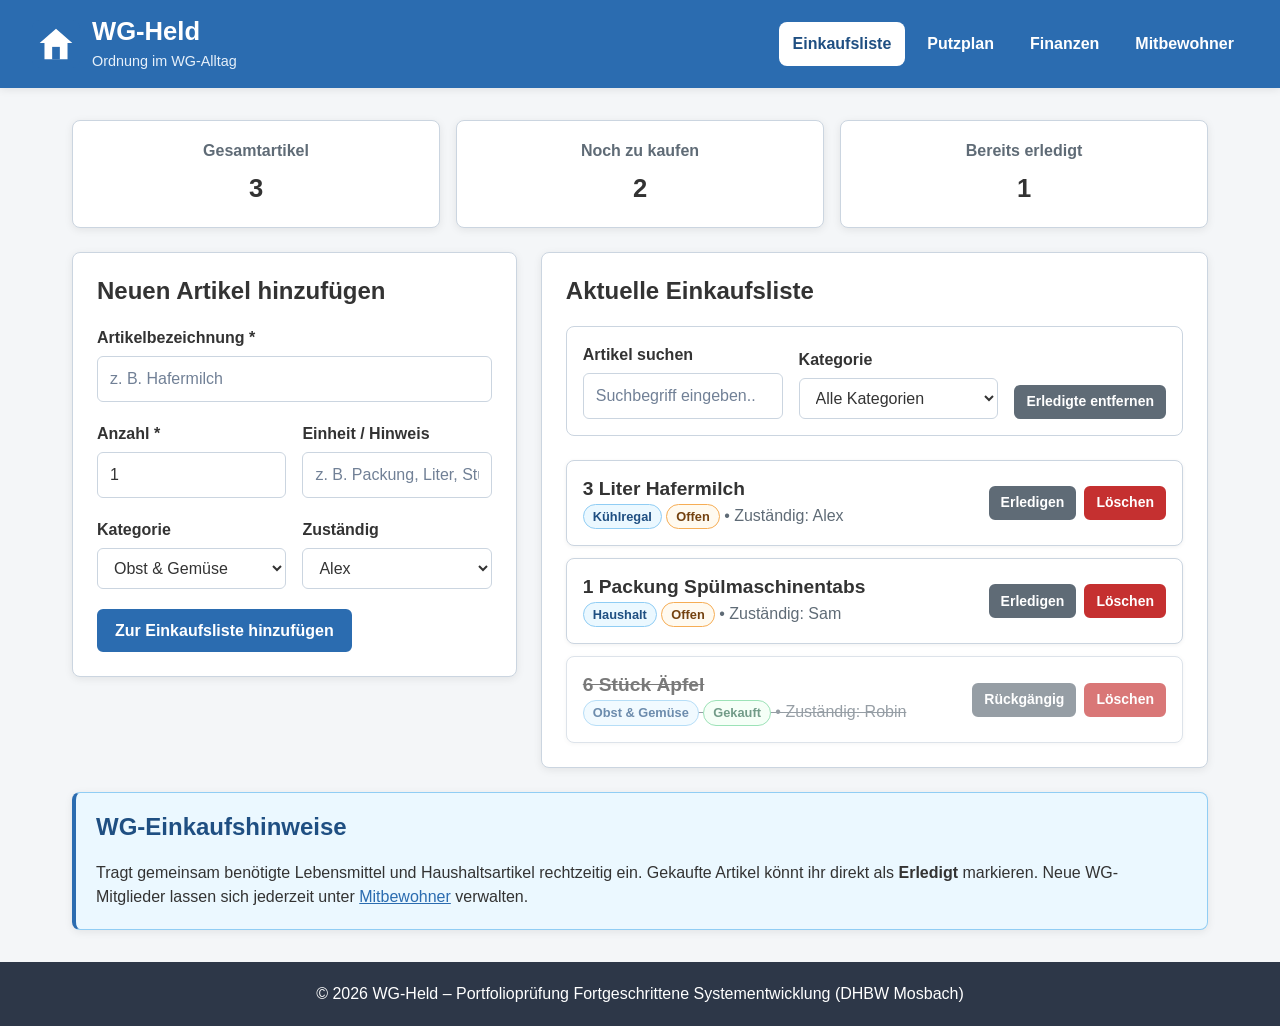
<file: index.html>
<!-- Gruppenname: WI_A_Gruppe_1 -->
<!DOCTYPE html>
<html lang="de">
  <head>
    <meta charset="UTF-8" />
    <meta name="viewport" content="width=device-width, initial-scale=1.0" />
    <meta
      name="description"
      content="WG-Held – Gemeinsame Einkaufsliste und Dashboard für die WG"
    />
    <title>WG-Held – Einkaufsliste &amp; Übersicht</title>
    <link rel="stylesheet" href="css/style.css" />
    <script src="js/storage.js" defer></script>
    <script src="js/einkauf.js" defer></script>
  </head>
  <body>
    <header class="site-header">
      <div class="header-brand">
        <img
          src="img/logo.svg"
          alt="WG-Held Logo"
          width="60"
          height="60"
          class="brand-logo"
        />
        <div>
          <h1>WG-Held</h1>
          <p class="tagline">Ordnung im WG-Alltag</p>
        </div>
      </div>
      <nav aria-label="Hauptnavigation">
        <ul class="nav-list">
          <li><a href="index.html" class="nav-link active">Einkaufsliste</a></li>
          <li><a href="putzplan.html" class="nav-link">Putzplan</a></li>
          <li><a href="finanzen.html" class="nav-link">Finanzen</a></li>
          <li><a href="mitbewohner.html" class="nav-link">Mitbewohner</a></li>
        </ul>
      </nav>
    </header>

    <main class="main-content">
      <!-- Statistik-Übersicht zur Einkaufsliste -->
      <section aria-label="Einkaufsstatistik" class="stats-grid">
        <article class="stat-box">
          <h2>Gesamtartikel</h2>
          <p id="stat-total">0</p>
        </article>
        <article class="stat-box">
          <h2>Noch zu kaufen</h2>
          <p id="stat-open">0</p>
        </article>
        <article class="stat-box">
          <h2>Bereits erledigt</h2>
          <p id="stat-done">0</p>
        </article>
      </section>

      <div class="page-grid">
        <!-- Eingabeformular für neue Einkaufsartikel -->
        <section aria-labelledby="form-heading" class="card">
          <h2 id="form-heading">Neuen Artikel hinzufügen</h2>
          <form id="shopping-form" novalidate>
            <div class="form-group">
              <label for="item-name">Artikelbezeichnung *</label>
              <input
                type="text"
                id="item-name"
                name="itemName"
                placeholder="z. B. Hafermilch"
                required
              />
            </div>

            <div class="form-row">
              <div class="form-group">
                <label for="item-quantity">Anzahl *</label>
                <input
                  type="number"
                  id="item-quantity"
                  name="itemQuantity"
                  min="1"
                  max="99"
                  value="1"
                  required
                />
              </div>

              <div class="form-group">
                <label for="item-unit">Einheit / Hinweis</label>
                <input
                  type="text"
                  id="item-unit"
                  name="itemUnit"
                  placeholder="z. B. Packung, Liter, Stück"
                />
              </div>
            </div>

            <div class="form-row">
              <div class="form-group">
                <label for="item-category">Kategorie</label>
                <select id="item-category" name="itemCategory">
                  <option value="Obst &amp; Gemüse">Obst &amp; Gemüse</option>
                  <option value="Kühlregal">Kühlregal</option>
                  <option value="Getränke">Getränke</option>
                  <option value="Haushalt">Haushalt</option>
                </select>
              </div>

              <div class="form-group">
                <label for="item-person">Zuständig</label>
                <select id="item-person" name="itemPerson"></select>
              </div>
            </div>

            <p id="shopping-error" class="error-message" hidden></p>

            <button type="submit" class="btn btn-primary">
              Zur Einkaufsliste hinzufügen
            </button>
          </form>
        </section>

        <!-- Anzeige und Filterung der aktuellen Einkaufsliste -->
        <section aria-labelledby="list-heading" class="card">
          <h2 id="list-heading">Aktuelle Einkaufsliste</h2>

          <div class="filter-bar">
            <div class="form-group">
              <label for="filter-search">Artikel suchen</label>
              <input
                type="search"
                id="filter-search"
                name="filterSearch"
                placeholder="Suchbegriff eingeben..."
              />
            </div>

            <div class="form-group">
              <label for="filter-category">Kategorie</label>
              <select id="filter-category" name="filterCategory">
                <option value="ALL">Alle Kategorien</option>
                <option value="Obst &amp; Gemüse">Obst &amp; Gemüse</option>
                <option value="Kühlregal">Kühlregal</option>
                <option value="Getränke">Getränke</option>
                <option value="Haushalt">Haushalt</option>
              </select>
            </div>

            <button
              type="button"
              id="clear-completed-btn"
              class="btn btn-secondary btn-sm"
            >
              Erledigte entfernen
            </button>
          </div>

          <ul id="shopping-list" class="item-list"></ul>
          <p id="shopping-empty" class="empty-state" hidden>
            Keine passenden Artikel auf der Einkaufsliste gefunden.
          </p>
        </section>
      </div>

      <!-- Infobereich mit Verweis auf die Mitbewohnerverwaltung -->
      <aside aria-labelledby="tips-heading" class="card info-aside">
        <h2 id="tips-heading">WG-Einkaufshinweise</h2>
        <p>
          Tragt gemeinsam benötigte Lebensmittel und Haushaltsartikel rechtzeitig
          ein. Gekaufte Artikel könnt ihr direkt als <strong>Erledigt</strong>
          markieren. Neue WG-Mitglieder lassen sich jederzeit unter
          <a href="mitbewohner.html">Mitbewohner</a> verwalten.
        </p>
      </aside>
    </main>

    <footer class="site-footer">
      <p>&copy; 2026 WG-Held – Portfolioprüfung Fortgeschrittene Systementwicklung (DHBW Mosbach)</p>
    </footer>
  </body>
</html>
</file>
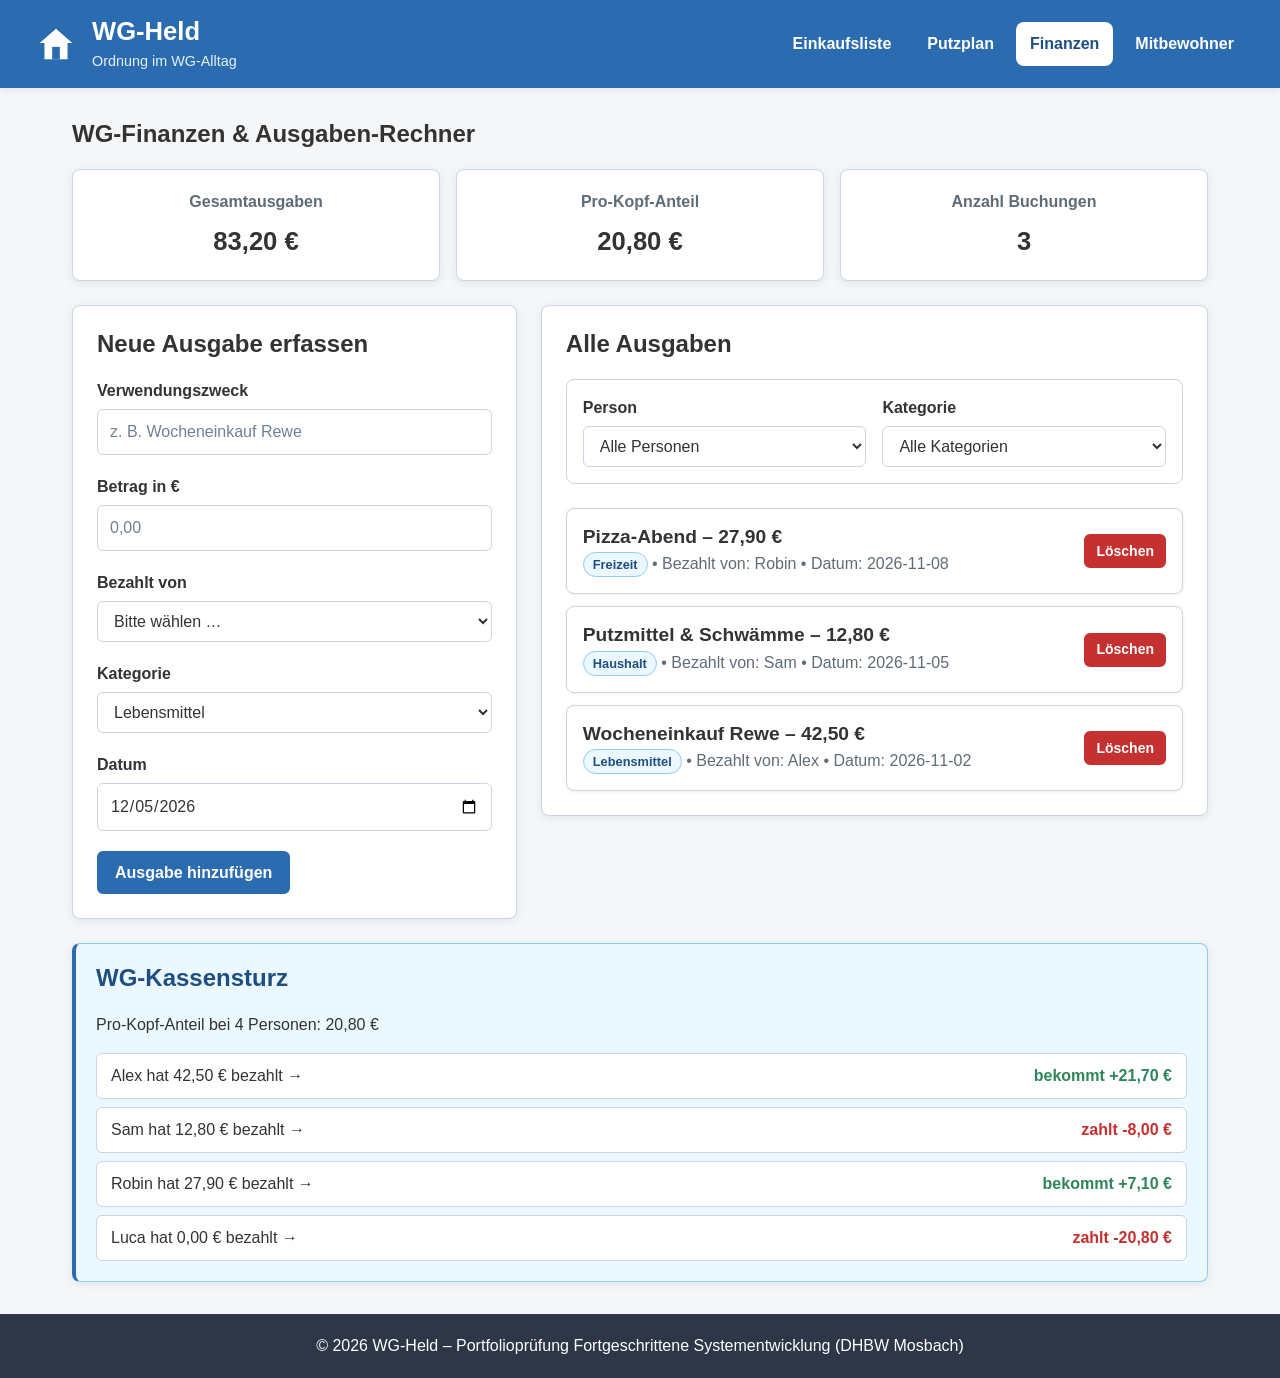
<file: finanzen.html>
<!-- Gruppenname: WI_A_Gruppe_1 -->
<!DOCTYPE html>
<html lang="de">
<head>
  <meta charset="UTF-8">
  <meta name="viewport" content="width=device-width, initial-scale=1.0">
  <title>WG-Held – Finanzen</title>
  <link rel="stylesheet" href="css/style.css">
</head>
<body>
<header class="site-header">
  <div class="header-brand">
    <img
            class="brand-logo"
            src="img/logo.svg"
            alt="Logo von WG-Held"
    >
    <div>
      <h1>WG-Held</h1>
      <p class="tagline">Ordnung im WG-Alltag</p>
    </div>
  </div>

  <nav aria-label="Hauptnavigation">
    <ul class="nav-list">
      <li>
        <a class="nav-link" href="index.html">
          Einkaufsliste
        </a>
      </li>
      <li>
        <a class="nav-link" href="putzplan.html">
          Putzplan
        </a>
      </li>
      <li>
        <a
                class="nav-link active"
                href="finanzen.html"
                aria-current="page"
        >
          Finanzen
        </a>
      </li>
      <li>
        <a class="nav-link" href="mitbewohner.html">
          Mitbewohner
        </a>
      </li>
    </ul>
  </nav>
</header>

<main class="main-content">
  <h2>WG-Finanzen &amp; Ausgaben-Rechner</h2>

  <section class="stats-grid" aria-label="Finanz-Kennzahlen">
    <div class="stat-box">
      <span class="stat-label">Gesamtausgaben</span>
      <strong class="stat-value" id="stat-total">0,00 €</strong>
    </div>
    <div class="stat-box">
      <span class="stat-label">Pro-Kopf-Anteil</span>
      <strong class="stat-value" id="stat-per-head">0,00 €</strong>
    </div>
    <div class="stat-box">
      <span class="stat-label">Anzahl Buchungen</span>
      <strong class="stat-value" id="stat-count">0</strong>
    </div>
  </section>

  <div class="page-grid">
    <section class="card" aria-labelledby="form-heading">
      <h2 id="form-heading">Neue Ausgabe erfassen</h2>
      <form id="expense-form" novalidate>
        <div class="form-group">
          <label for="expense-title">Verwendungszweck</label>
          <input type="text" id="expense-title" name="title" placeholder="z. B. Wocheneinkauf Rewe" required>
        </div>

        <div class="form-group">
          <label for="expense-amount">Betrag in €</label>
          <input type="number" id="expense-amount" name="amount" step="0.01" min="0.01" placeholder="0,00" required>
        </div>

        <div class="form-group">
          <label for="expense-person">Bezahlt von</label>
          <select id="expense-person" name="person" required></select>
        </div>

        <div class="form-group">
          <label for="expense-category">Kategorie</label>
          <select id="expense-category" name="category" required>
            <option value="Lebensmittel">Lebensmittel</option>
            <option value="Haushalt">Haushalt</option>
            <option value="Freizeit">Freizeit</option>
            <option value="Sonstiges">Sonstiges</option>
          </select>
        </div>

        <div class="form-group">
          <label for="expense-date">Datum</label>
          <input type="date" id="expense-date" name="date" required>
        </div>

        <p id="finance-error" class="error-message" role="alert" hidden></p>

        <button type="submit" class="btn btn-primary">Ausgabe hinzufügen</button>
      </form>
    </section>

    <section class="card" aria-labelledby="list-heading">
      <h2 id="list-heading">Alle Ausgaben</h2>

      <div class="filter-bar">
        <div class="form-group">
          <label for="filter-person">Person</label>
          <select id="filter-person" name="filter-person"></select>
        </div>
        <div class="form-group">
          <label for="filter-category">Kategorie</label>
          <select id="filter-category" name="filter-category">
            <option value="">Alle Kategorien</option>
            <option value="Lebensmittel">Lebensmittel</option>
            <option value="Haushalt">Haushalt</option>
            <option value="Freizeit">Freizeit</option>
            <option value="Sonstiges">Sonstiges</option>
          </select>
        </div>
      </div>

      <p id="empty-message" hidden></p>
      <ul id="expense-list" class="item-list"></ul>
    </section>
  </div>

  <aside class="card info-aside" aria-labelledby="balance-heading">
    <h2 id="balance-heading">WG-Kassensturz</h2>
    <p id="balance-summary"></p>
    <ul id="balance-list" class="balance-list"></ul>
  </aside>
</main>

<footer class="site-footer">
  <p>&copy; 2026 WG-Held – Portfolioprüfung Fortgeschrittene Systementwicklung (DHBW Mosbach)</p>
</footer>

<script src="js/storage.js"></script>
<script src="js/finanzen.js"></script>
</body>
</html>
</file>
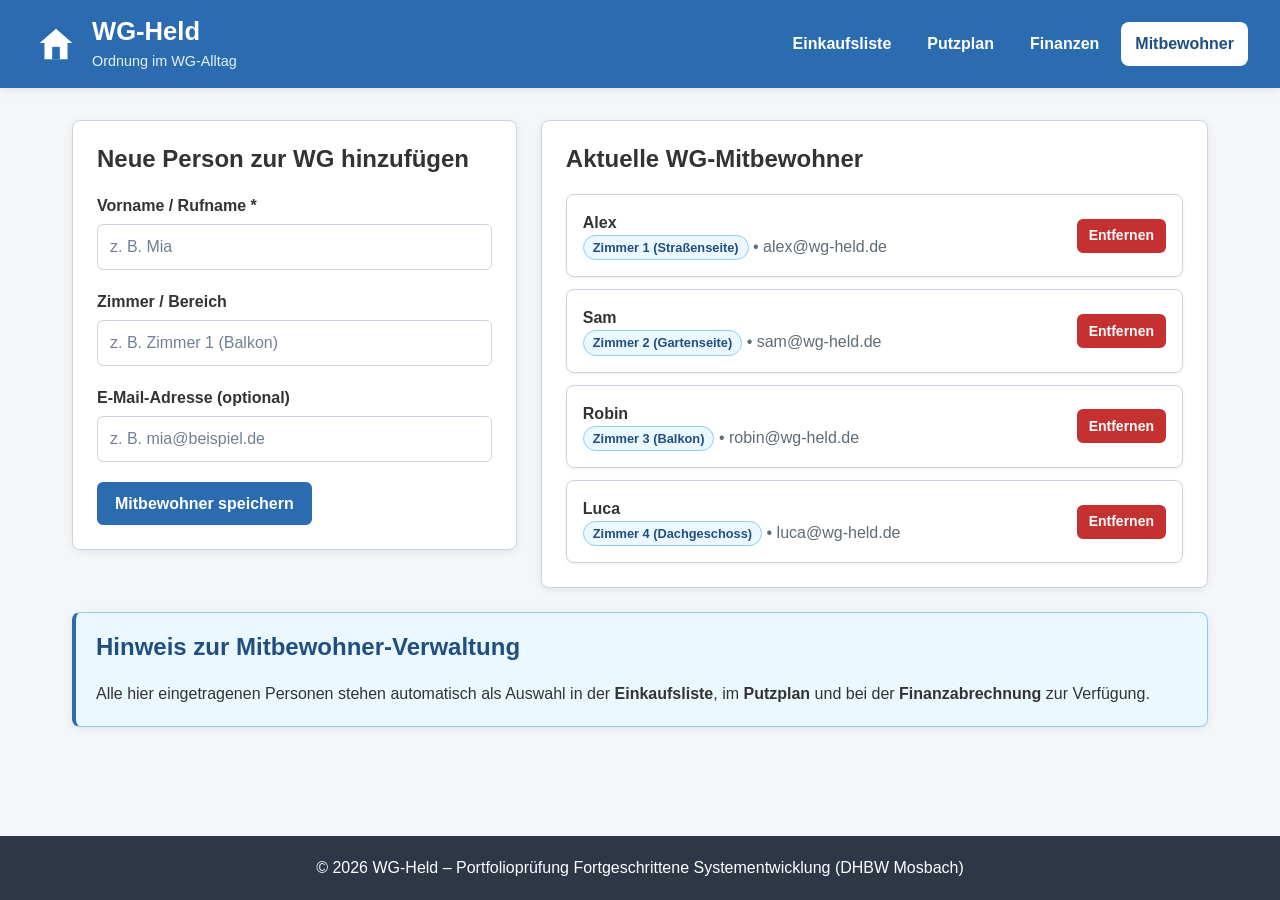
<file: mitbewohner.html>
<!-- Gruppenname: WI_A_Gruppe_1 -->
<!DOCTYPE html>
<html lang="de">
  <head>
    <meta charset="UTF-8" />
    <meta name="viewport" content="width=device-width, initial-scale=1.0" />
    <meta
      name="description"
      content="WG-Held – Verwaltung der WG-Mitbewohner und Zimmer"
    />
    <title>WG-Held – Mitbewohner</title>
    <link rel="stylesheet" href="css/style.css" />
    <script src="js/storage.js" defer></script>
    <script src="js/mitbewohner.js" defer></script>
  </head>
  <body>
    <header class="site-header">
      <div class="header-brand">
        <img
          src="img/logo.svg"
          alt="WG-Held Logo"
          width="60"
          height="60"
          class="brand-logo"
        />
        <div>
          <h1>WG-Held</h1>
          <p class="tagline">Ordnung im WG-Alltag</p>
        </div>
      </div>
      <nav aria-label="Hauptnavigation">
        <ul class="nav-list">
          <li><a href="index.html" class="nav-link">Einkaufsliste</a></li>
          <li><a href="putzplan.html" class="nav-link">Putzplan</a></li>
          <li><a href="finanzen.html" class="nav-link">Finanzen</a></li>
          <li><a href="mitbewohner.html" class="nav-link active">Mitbewohner</a></li>
        </ul>
      </nav>
    </header>

    <main class="main-content">
      <div class="page-grid">
        <!-- Formular zum Hinzufügen eines Mitbewohners -->
        <section aria-labelledby="add-roommate-heading" class="card">
          <h2 id="add-roommate-heading">Neue Person zur WG hinzufügen</h2>
          <form id="roommate-form" novalidate>
            <div class="form-group">
              <label for="roommate-name">Vorname / Rufname *</label>
              <input
                type="text"
                id="roommate-name"
                name="roommateName"
                placeholder="z. B. Mia"
                required
              />
            </div>

            <div class="form-group">
              <label for="roommate-room">Zimmer / Bereich</label>
              <input
                type="text"
                id="roommate-room"
                name="roommateRoom"
                placeholder="z. B. Zimmer 1 (Balkon)"
              />
            </div>

            <div class="form-group">
              <label for="roommate-email">E-Mail-Adresse (optional)</label>
              <input
                type="email"
                id="roommate-email"
                name="roommateEmail"
                placeholder="z. B. mia@beispiel.de"
              />
            </div>

            <p id="roommate-error" class="error-message" hidden></p>

            <button type="submit" class="btn btn-primary">
              Mitbewohner speichern
            </button>
          </form>
        </section>

        <!-- Liste der aktuellen Mitbewohner -->
        <section aria-labelledby="roommate-list-heading" class="card">
          <h2 id="roommate-list-heading">Aktuelle WG-Mitbewohner</h2>
          <ul id="roommate-list" class="item-list"></ul>
        </section>
      </div>

      <aside aria-labelledby="roommate-info-heading" class="card info-aside">
        <h2 id="roommate-info-heading">Hinweis zur Mitbewohner-Verwaltung</h2>
        <p>
          Alle hier eingetragenen Personen stehen automatisch als Auswahl in der
          <strong>Einkaufsliste</strong>, im <strong>Putzplan</strong> und bei
          der <strong>Finanzabrechnung</strong> zur Verfügung.
        </p>
      </aside>
    </main>

    <footer class="site-footer">
      <p>&copy; 2026 WG-Held – Portfolioprüfung Fortgeschrittene Systementwicklung (DHBW Mosbach)</p>
    </footer>
  </body>
</html>
</file>
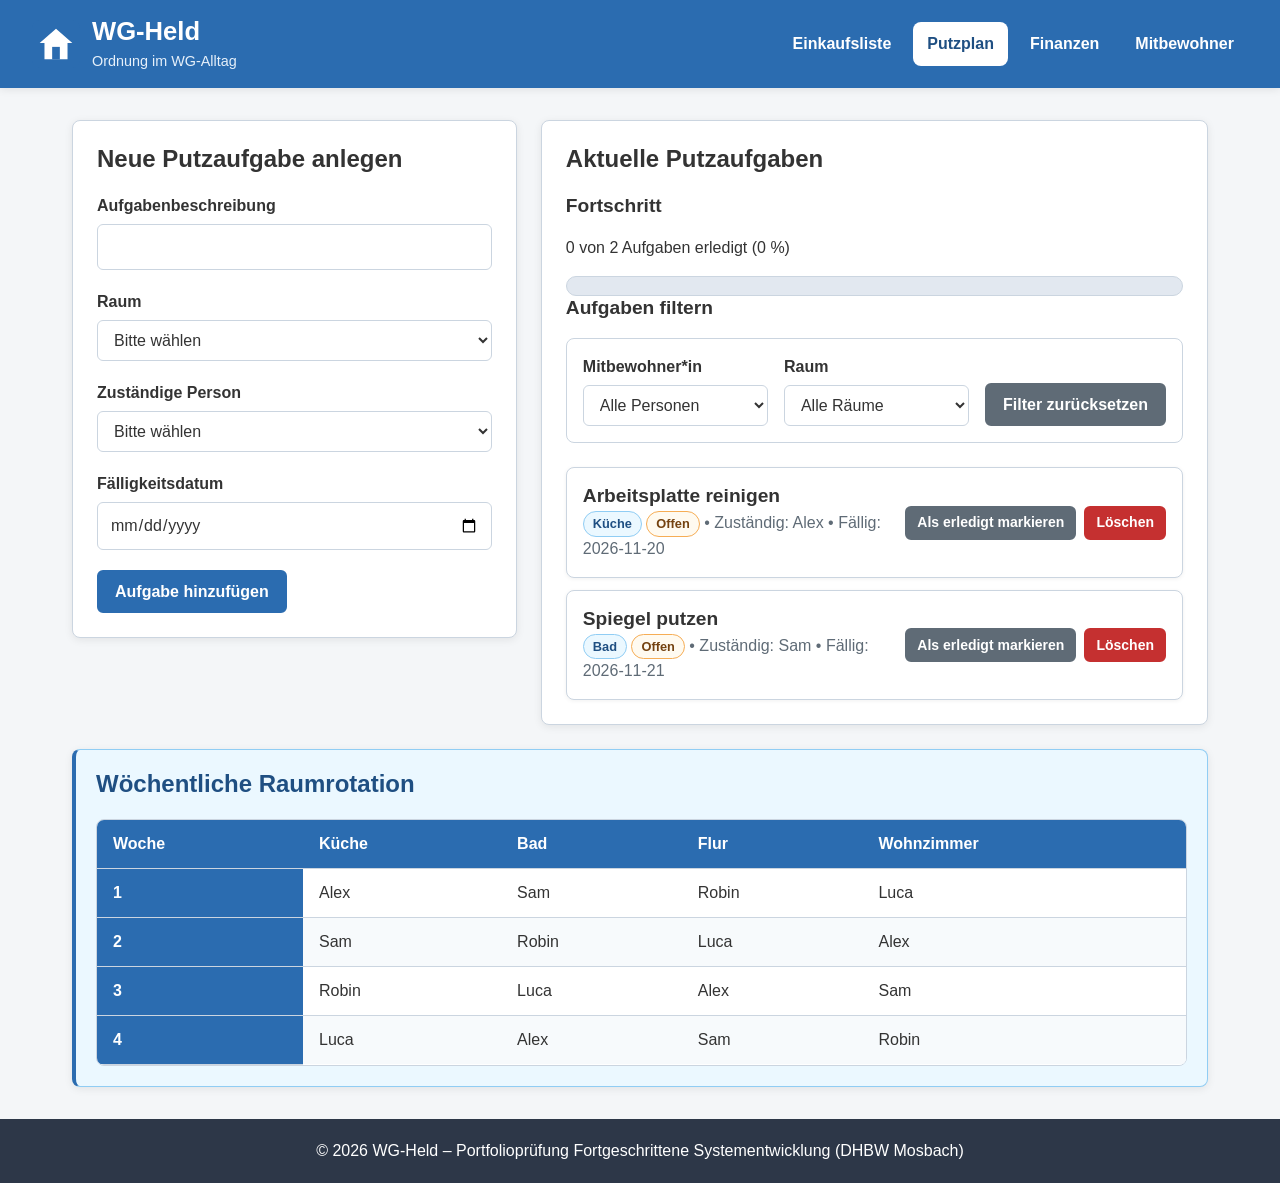
<file: putzplan.html>
<!-- Gruppenname: WI_A_Gruppe_1 -->
<!DOCTYPE html>
<html lang="de">
  <head>
    <meta charset="UTF-8" />
    <meta name="viewport" content="width=device-width, initial-scale=1.0" />
    <meta
      name="description"
      content="WG-Held – Wöchentlicher Putzplan und Aufgabenverteilung"
    />
    <title>WG-Held – Putzplan</title>
    <link rel="stylesheet" href="css/style.css" />
    <script src="js/storage.js" defer></script>
    <script src="js/putzplan.js" defer></script>
  </head>
  <body>
    <header class="site-header">
      <div class="header-brand">
        <img
          src="img/logo.svg"
          alt="WG-Held Logo"
          width="60"
          height="60"
          class="brand-logo"
        />
        <div>
          <h1>WG-Held</h1>
          <p class="tagline">Ordnung im WG-Alltag</p>
        </div>
      </div>
      <nav aria-label="Hauptnavigation">
        <ul class="nav-list">
          <li><a href="index.html" class="nav-link">Einkaufsliste</a></li>
          <li><a href="putzplan.html" class="nav-link active">Putzplan</a></li>
          <li><a href="finanzen.html" class="nav-link">Finanzen</a></li>
          <li><a href="mitbewohner.html" class="nav-link">Mitbewohner</a></li>
        </ul>
      </nav>
    </header>

    <main class="main-content">
      <div class="page-grid">
      <section class="card">
        <h2>Neue Putzaufgabe anlegen</h2>

        <form id="task-form">
          <div class="form-group">
            <label for="task-title">Aufgabenbeschreibung</label>
            <input
                    type="text"
                    id="task-title"
                    name="task-title"
            >
          </div>

          <div class="form-group">
            <label for="task-room">Raum</label>
            <select id="task-room" name="task-room">
              <option value="">Bitte wählen</option>
              <option value="Küche">Küche</option>
              <option value="Bad">Bad</option>
              <option value="Flur">Flur</option>
              <option value="Wohnzimmer">Wohnzimmer</option>
            </select>
          </div>

          <div class="form-group">
            <label for="task-person">Zuständige Person</label>
            <select id="task-person" name="task-person">
              <option value="">Bitte wählen</option>
            </select>
          </div>

          <div class="form-group">
            <label for="task-date">Fälligkeitsdatum</label>
            <input
                    type="date"
                    id="task-date"
                    name="task-date"
            >
          </div>

          <p id="error-message" class="error-message"></p>

          <button
                  type="button"
                  id="add-task-btn"
                  class="btn btn-primary"
          >
            Aufgabe hinzufügen
          </button>
        </form>
      </section>

      <section class="card">
        <h2>Aktuelle Putzaufgaben</h2>

        <section>
          <h3>Fortschritt</h3>

          <p id="progress-text">
            0 von 0 Aufgaben erledigt (0 %)
          </p>

          <div class="progress-container">
            <div
                    id="progress-bar"
                    class="progress-bar"
                    role="progressbar"
                    aria-label="Fortschritt der Putzaufgaben"
                    aria-valuemin="0"
                    aria-valuemax="100"
                    aria-valuenow="0"
            ></div>
          </div>
        </section>

        <section>
          <h3>Aufgaben filtern</h3>

          <div class="filter-bar">
            <div class="form-group">
              <label for="person-filter">Mitbewohner*in</label>
              <select id="person-filter" name="person-filter">
                <option value="">Alle Personen</option>
              </select>
            </div>

            <div class="form-group">
              <label for="room-filter">Raum</label>
              <select id="room-filter" name="room-filter">
                <option value="">Alle Räume</option>
                <option value="Küche">Küche</option>
                <option value="Bad">Bad</option>
                <option value="Flur">Flur</option>
                <option value="Wohnzimmer">Wohnzimmer</option>
              </select>
            </div>

            <button
                    type="button"
                    id="reset-filter-btn"
                    class="btn btn-secondary"
            >
              Filter zurücksetzen
            </button>
          </div>
        </section>

        <div id="task-list" class="item-list"></div>
      </section>
      </div>

      <aside class="card info-aside">
        <h2>Wöchentliche Raumrotation</h2>

        <div class="table-wrapper">
          <table class="schedule-table">
            <thead>
            <tr>
              <th scope="col">Woche</th>
              <th scope="col">Küche</th>
              <th scope="col">Bad</th>
              <th scope="col">Flur</th>
              <th scope="col">Wohnzimmer</th>
            </tr>
            </thead>

            <tbody id="schedule-body"></tbody>
          </table>
        </div>
      </aside>
    </main>

    <footer class="site-footer">
      <p>&copy; 2026 WG-Held – Portfolioprüfung Fortgeschrittene Systementwicklung (DHBW Mosbach)</p>
    </footer>
  </body>
</html>
</file>
<file: css/style.css>
/* Gruppenname: WI_A_Gruppe_1 */

/* ==================================================
   1. Farben und allgemeine Grundeinstellungen
   ================================================== */

:root {
  --color-primary: #2b6cb0;
  --color-primary-dark: #1f4f82;
  --color-success: #2f855a;
  --color-success-dark: #276749;
  --color-danger: #c53030;
  --color-danger-dark: #9b2c2c;
  --color-secondary: #5f6b76;
  --color-secondary-dark: #454f58;

  --color-background: #f4f6f8;
  --color-surface: #ffffff;
  --color-text: #333333;
  --color-text-light: #5f6b76;
  --color-border: #cbd5e0;

  --color-focus: #63b3ed;
  --color-error-background: #fff5f5;
  --color-success-background: #f0fff4;
  --color-category-background: #ebf8ff;

  --border-radius: 8px;
  --box-shadow: 0 2px 8px rgba(0, 0, 0, 0.08);
}

/* Das Box-Modell wird für alle Elemente vereinheitlicht. */
* {
  box-sizing: border-box;
}

html {
  font-size: 16px;
}

body {
  min-height: 100vh;
  margin: 0;
  display: flex;
  flex-direction: column;

  font-family: Arial, Helvetica, sans-serif;
  line-height: 1.5;
  color: var(--color-text);
  background-color: var(--color-background);
}

h1,
h2,
h3 {
  margin-top: 0;
  line-height: 1.2;
  color: var(--color-text);
}

h1 {
  font-size: 2rem;
}

h2 {
  font-size: 1.5rem;
}

h3 {
  font-size: 1.2rem;
}

p {
  margin-top: 0;
}

a {
  color: var(--color-primary);
}

a:hover {
  color: var(--color-primary-dark);
}

/* Gut sichtbarer Fokus für die Tastaturbedienung. */
a:focus-visible,
button:focus-visible,
input:focus-visible,
select:focus-visible,
textarea:focus-visible {
  outline: 3px solid var(--color-focus);
  outline-offset: 2px;
}


/* ==================================================
   2. Header und Navigation
   ================================================== */

.site-header {
  display: flex;
  align-items: center;
  justify-content: space-between;
  gap: 24px;

  width: 100%;
  padding: 16px 32px;

  color: #ffffff;
  background-color: var(--color-primary);
  box-shadow: var(--box-shadow);
}

.header-brand {
  display: flex;
  align-items: center;
  gap: 12px;
  min-width: 0;
}

.brand-logo {
  display: block;
  width: 48px;
  height: 48px;
  flex-shrink: 0;
}

.header-brand h1 {
  margin: 0;
  color: #ffffff;
  font-size: 1.6rem;
}

.tagline {
  margin: 4px 0 0;
  color: #e6f0fa;
  font-size: 0.9rem;
}

.nav-list {
  display: flex;
  align-items: center;
  gap: 8px;

  margin: 0;
  padding: 0;
  list-style: none;
}

.nav-link {
  display: inline-block;
  padding: 10px 14px;

  color: #ffffff;
  font-weight: 700;
  text-decoration: none;

  border-radius: var(--border-radius);
  transition:
          background-color 0.2s ease,
          color 0.2s ease;
}

.nav-link:hover {
  color: #ffffff;
  background-color: var(--color-primary-dark);
}

.nav-link.active {
  color: var(--color-primary-dark);
  background-color: #ffffff;
}

.nav-link:focus-visible {
  outline-color: #ffffff;
}


/* ==================================================
   3. Hauptbereich, Karten und Footer
   ================================================== */

.main-content {
  width: 100%;
  max-width: 1200px;
  margin: 0 auto;
  padding: 32px;
  flex: 1;
}

.card {
  padding: 24px;
  background-color: var(--color-surface);
  border: 1px solid var(--color-border);
  border-radius: var(--border-radius);
  box-shadow: var(--box-shadow);
}

.site-footer {
  width: 100%;
  margin-top: auto;
  padding: 20px 32px;

  color: #ffffff;
  text-align: center;
  background-color: #2d3748;
}

.site-footer p {
  margin: 0;
}


/* ==================================================
   4. Formulare
   ================================================== */

.form-group {
  margin-bottom: 20px;
}

.form-group label,
label {
  display: block;
  margin-bottom: 6px;

  color: var(--color-text);
  font-weight: 700;
}

input,
select,
textarea {
  width: 100%;
  padding: 10px 12px;

  font: inherit;
  color: var(--color-text);
  background-color: var(--color-surface);

  border: 1px solid var(--color-border);
  border-radius: 6px;

  transition:
          border-color 0.2s ease,
          box-shadow 0.2s ease;
}

input:hover,
select:hover,
textarea:hover {
  border-color: var(--color-secondary);
}

input:focus,
select:focus,
textarea:focus {
  border-color: var(--color-primary);
  box-shadow: 0 0 0 3px rgba(43, 108, 176, 0.18);
}

textarea {
  min-height: 120px;
  resize: vertical;
}

input::placeholder,
textarea::placeholder {
  color: #718096;
}

.error-message {
  margin: 12px 0;
  padding: 10px 12px;

  color: var(--color-danger-dark);
  background-color: var(--color-error-background);

  border: 1px solid var(--color-danger);
  border-left: 4px solid var(--color-danger);
  border-radius: 6px;
}

/* Leere Fehlermeldungen werden nicht angezeigt. */
.error-message:empty,
.error-message.hidden {
  display: none;
}

.hidden {
  display: none;
}


/* ==================================================
   5. Buttons
   ================================================== */

.btn {
  display: inline-flex;
  align-items: center;
  justify-content: center;
  gap: 6px;

  min-height: 42px;
  padding: 10px 16px;

  font: inherit;
  font-weight: 700;
  line-height: 1.2;
  text-align: center;
  text-decoration: none;
  cursor: pointer;

  border: 2px solid transparent;
  border-radius: 6px;

  transition:
          background-color 0.2s ease,
          border-color 0.2s ease,
          color 0.2s ease,
          transform 0.1s ease;
}

.btn:hover {
  transform: translateY(-1px);
}

.btn:active {
  transform: translateY(0);
}

.btn:focus {
  outline: 3px solid var(--color-focus);
  outline-offset: 2px;
}

.btn:disabled {
  cursor: not-allowed;
  opacity: 0.6;
  transform: none;
}

.btn-primary {
  color: #ffffff;
  background-color: var(--color-primary);
  border-color: var(--color-primary);
}

.btn-primary:hover {
  color: #ffffff;
  background-color: var(--color-primary-dark);
  border-color: var(--color-primary-dark);
}

.btn-danger {
  color: #ffffff;
  background-color: var(--color-danger);
  border-color: var(--color-danger);
}

.btn-danger:hover {
  color: #ffffff;
  background-color: var(--color-danger-dark);
  border-color: var(--color-danger-dark);
}

.btn-secondary {
  color: #ffffff;
  background-color: var(--color-secondary);
  border-color: var(--color-secondary);
}

.btn-secondary:hover {
  color: #ffffff;
  background-color: var(--color-secondary-dark);
  border-color: var(--color-secondary-dark);
}

.btn-sm {
  min-height: 34px;
  padding: 6px 10px;
  font-size: 0.875rem;
}


/* ==================================================
   6. Badges und Statusanzeigen
   ================================================== */

.badge {
  display: inline-block;
  padding: 4px 9px;

  font-size: 0.8rem;
  font-weight: 700;
  line-height: 1.2;
  white-space: nowrap;

  border: 1px solid transparent;
  border-radius: 999px;
}

.badge-category {
  color: var(--color-primary-dark);
  background-color: var(--color-category-background);
  border-color: #90cdf4;
}

.badge-open {
  color: #744210;
  background-color: #fffaf0;
  border-color: #f6ad55;
}

.badge-done {
  color: var(--color-success-dark);
  background-color: var(--color-success-background);
  border-color: #68d391;
}

.balance-positive {
  color: var(--color-success);
  font-weight: 700;
}

.balance-negative {
  color: var(--color-danger);
  font-weight: 700;
}
/* ==================================================
   7. Mehrspaltiges Seitenlayout
   ================================================== */

.page-grid {
  display: grid;
  grid-template-columns: minmax(280px, 1fr) minmax(0, 1.5fr);
  gap: 24px;
  align-items: start;
  margin-bottom: 24px;
}

/* Falls ein dritter Bereich (z. B. Aside) direkt im page-grid liegt, nimmt er die volle Breite ein */
.page-grid > .info-aside {
  grid-column: 1 / -1;
}

/* Verhindert, dass lange Inhalte das Grid verbreitern. */
.page-grid > * {
  min-width: 0;
}

.info-aside {
  padding: 20px;

  background-color: #ebf8ff;
  border: 1px solid #90cdf4;
  border-left: 4px solid var(--color-primary);
  border-radius: var(--border-radius);
}

.info-aside h2,
.info-aside h3 {
  color: var(--color-primary-dark);
}

.info-aside > :last-child {
  margin-bottom: 0;
}


/* ==================================================
   8. Formularzeilen und Filter
   ================================================== */

.form-row {
  display: flex;
  align-items: flex-end;
  gap: 16px;
}

.form-row .form-group {
  flex: 1;
  min-width: 0;
}

.filter-bar {
  display: flex;
  flex-wrap: wrap;
  align-items: flex-end;
  gap: 16px;

  margin-bottom: 24px;
  padding: 16px;

  background-color: var(--color-surface);
  border: 1px solid var(--color-border);
  border-radius: var(--border-radius);
}

.filter-bar .form-group {
  flex: 1 1 160px;
  min-width: 140px;
  margin-bottom: 0;
}

.filter-bar .btn {
  flex-shrink: 0;
}


/* ==================================================
   9. Listen und Eintragskarten
   ================================================== */

.item-list {
  display: flex;
  flex-direction: column;
  gap: 12px;

  margin: 0;
  padding: 0;
  list-style: none;
}

.item-card {
  display: flex;
  flex-wrap: wrap;
  align-items: center;
  justify-content: space-between;
  gap: 12px 16px;

  width: 100%;
  padding: 16px;

  background-color: var(--color-surface);
  border: 1px solid var(--color-border);
  border-radius: var(--border-radius);
  box-shadow: 0 1px 4px rgba(0, 0, 0, 0.06);
}

/*
   Direkte Bereiche innerhalb einer Eintragskarte dürfen wachsen.
   Aktionsbuttons und Badges behalten ihre notwendige Breite.
*/
.item-card > * {
  min-width: 0;
}

.item-card > :first-child {
  flex: 1 1 200px;
}

.item-card .form-row {
  flex-wrap: wrap;
  gap: 8px;
}

.item-card h2,
.item-card h3,
.item-card p {
  overflow-wrap: anywhere;
}

.item-card h2,
.item-card h3 {
  margin-bottom: 4px;
}

.item-card p {
  margin-bottom: 0;
  color: var(--color-text-light);
}

.item-card .badge,
.item-card .btn {
  flex-shrink: 0;
}

/* Erledigte Einträge werden optisch zurückgenommen. */
.item-completed {
  opacity: 0.65;
}

.item-completed h2,
.item-completed h3,
.item-completed p {
  text-decoration: line-through;
}

.empty-state {
  padding: 32px 20px;

  color: var(--color-text-light);
  text-align: center;
  background-color: var(--color-surface);

  border: 2px dashed var(--color-border);
  border-radius: var(--border-radius);
}

.empty-state p {
  margin-bottom: 0;
}


/* ==================================================
   10. Tabellen
   ================================================== */

/*
   Breite Tabellen können innerhalb dieses Bereichs scrollen,
   ohne die gesamte Seite breiter zu machen.
*/
.table-wrapper {
  width: 100%;
  max-width: 100%;
  overflow-x: auto;
  border: 1px solid var(--color-border);
  border-radius: var(--border-radius);
}

.schedule-table {
  width: 100%;
  min-width: 650px;

  border-collapse: collapse;
  background-color: var(--color-surface);
}

.schedule-table th,
.schedule-table td {
  padding: 12px 16px;
  text-align: left;
  vertical-align: middle;
  border-bottom: 1px solid var(--color-border);
}

.schedule-table th {
  color: #ffffff;
  background-color: var(--color-primary);
  font-weight: 700;
}

.schedule-table tbody tr:nth-child(even) {
  background-color: #f7fafc;
}

.schedule-table tbody tr:hover {
  background-color: #ebf8ff;
}

.schedule-table tbody tr:last-child td {
  border-bottom: 0;
}


/* ==================================================
   11. Fortschrittsbalken
   ================================================== */

.progress-container {
  width: 100%;
  height: 20px;
  overflow: hidden;

  background-color: #e2e8f0;
  border: 1px solid var(--color-border);
  border-radius: 999px;
}

.progress-bar {
  width: 0;
  height: 100%;
  max-width: 100%;

  background-color: var(--color-success);
  border-radius: 999px;

  transition: width 0.3s ease;
}


/* ==================================================
   12. Statistik-Kacheln
   ================================================== */

.stats-grid {
  display: grid;
  grid-template-columns: repeat(3, minmax(0, 1fr));
  gap: 16px;
  margin-bottom: 24px;
}

.stat-box {
  min-width: 0;
  padding: 20px;

  text-align: center;
  background-color: var(--color-surface);

  border: 1px solid var(--color-border);
  border-radius: var(--border-radius);
  box-shadow: var(--box-shadow);
}

.stat-box h2,
.stat-box h3,
.stat-box .stat-label {
  margin-bottom: 8px;
  color: var(--color-text-light);
  font-size: 1rem;
  font-weight: 700;
}

.stat-box .stat-label {
  display: block;
}

.stat-box p,
.stat-box .stat-value {
  margin-bottom: 0;
  font-size: 1.6rem;
  font-weight: 700;
  overflow-wrap: anywhere;
}

.stat-box .stat-value {
  display: block;
  color: var(--color-text);
}


/* ==================================================
   13. Kassensturz-Liste
   ================================================== */

.balance-list {
  margin: 12px 0 0;
  padding: 0;

  display: flex;
  flex-direction: column;
  gap: 8px;

  list-style: none;
}

.balance-list li {
  display: flex;
  flex-wrap: wrap;
  align-items: center;
  justify-content: space-between;
  gap: 8px;

  padding: 10px 14px;

  background-color: var(--color-surface);
  border: 1px solid var(--color-border);
  border-radius: 6px;
}

/* ==================================================
   14. Tablet-Ansicht bis 768 Pixel
   ================================================== */

@media (max-width: 768px) {
  .site-header {
    flex-direction: column;
    align-items: stretch;
    gap: 12px;
    padding: 16px 20px;
  }

  .nav-list {
    display: grid;
    grid-template-columns: repeat(2, minmax(0, 1fr));
    gap: 8px;
    width: 100%;
  }

  .nav-link {
    display: block;
    width: 100%;
    padding: 9px 12px;
    text-align: center;
    background-color: rgba(255, 255, 255, 0.14);
  }

  .main-content {
    padding: 20px;
  }

  /*
     Das zweispaltige Seitenlayout wird auf Tablets
     zu einem einspaltigen Layout.
  */
  .page-grid {
    grid-template-columns: minmax(0, 1fr);
  }

  .form-row {
    flex-wrap: wrap;
  }

  .form-row .form-group {
    flex-basis: calc(50% - 8px);
  }

  .filter-bar {
    flex-wrap: wrap;
  }

  .filter-bar .form-group {
    flex-basis: calc(50% - 8px);
  }

  .stats-grid {
    grid-template-columns: repeat(3, minmax(0, 1fr));
    gap: 12px;
  }

  .stat-box {
    padding: 14px 10px;
  }

  .stat-box h2,
  .stat-box h3,
  .stat-box .stat-label {
    font-size: 0.85rem;
  }

  .stat-box p,
  .stat-box .stat-value {
    font-size: 1.3rem;
  }

  .item-card {
    align-items: center;
    flex-wrap: wrap;
  }

  .site-footer {
    padding: 18px 20px;
  }
}


/* ==================================================
   15. Smartphone-Ansicht bis 540 Pixel
   ================================================== */

@media (max-width: 540px) {
  html {
    font-size: 15px;
  }

  body {
    overflow-x: hidden;
  }

  .site-header {
    padding: 14px 16px;
    gap: 12px;
  }

  .header-brand {
    width: 100%;
  }

  .brand-logo {
    width: 40px;
    height: 40px;
  }

  .header-brand h1 {
    font-size: 1.35rem;
    overflow-wrap: anywhere;
  }

  .tagline {
    font-size: 0.85rem;
  }

  /*
     Die Navigation wird auf Smartphones als kompaktes
     2x2-Raster dargestellt.
  */
  .nav-list {
    display: grid;
    grid-template-columns: repeat(2, minmax(0, 1fr));
    gap: 8px;
  }

  .nav-list li {
    width: 100%;
  }

  .nav-link {
    display: block;
    width: 100%;
    padding: 9px 10px;
    font-size: 0.9rem;
    text-align: center;
    background-color: rgba(255, 255, 255, 0.14);
  }

  .main-content {
    padding: 16px;
  }

  .card {
    padding: 16px;
  }

  .info-aside {
    padding: 16px;
  }

  .form-row {
    flex-direction: column;
    align-items: stretch;
    gap: 0;
  }

  .form-row .form-group {
    width: 100%;
    flex-basis: auto;
  }

  /*
     Suche, Dropdown und Filterbutton stehen auf
     Smartphones untereinander.
  */
  .filter-bar {
    flex-direction: column;
    align-items: stretch;
    gap: 12px;
    padding: 14px;
  }

  .filter-bar .form-group {
    width: 100%;
    flex-basis: auto;
  }

  .filter-bar .btn {
    width: 100%;
  }

  .item-card {
    flex-direction: column;
    align-items: stretch;
    gap: 12px;
    padding: 14px;
  }

  /* Wichtig: auf Mobilgeräten keinen 200px-Höhenplatzhalter erzwingen! */
  .item-card > :first-child {
    flex: 0 1 auto;
  }

  .item-card .form-row {
    flex-direction: row;
    flex-wrap: wrap;
    gap: 8px;
  }

  .item-card .form-row .btn {
    flex: 1 1 auto;
    width: auto;
  }

  .item-card > .btn,
  .item-card > div:not(.form-row) > .btn {
    width: 100%;
  }

  .item-card .badge {
    align-self: flex-start;
  }

  .stats-grid {
    grid-template-columns: repeat(3, minmax(0, 1fr));
    gap: 8px;
  }

  .stat-box {
    padding: 12px 6px;
  }

  .stat-box h2,
  .stat-box h3,
  .stat-box .stat-label {
    font-size: 0.75rem;
    margin-bottom: 4px;
  }

  .stat-box p,
  .stat-box .stat-value {
    font-size: 1.1rem;
  }

  /*
     Nur die Tabelle selbst kann innerhalb ihres Bereichs
     horizontal scrollen. Die gesamte Seite bleibt bei
     375 Pixel Breite ohne horizontalen Scrollbalken.
  */
  .table-wrapper {
    -webkit-overflow-scrolling: touch;
  }

  .schedule-table th,
  .schedule-table td {
    padding: 10px 12px;
  }

  .site-footer {
    padding: 16px;
  }
}
</file>
